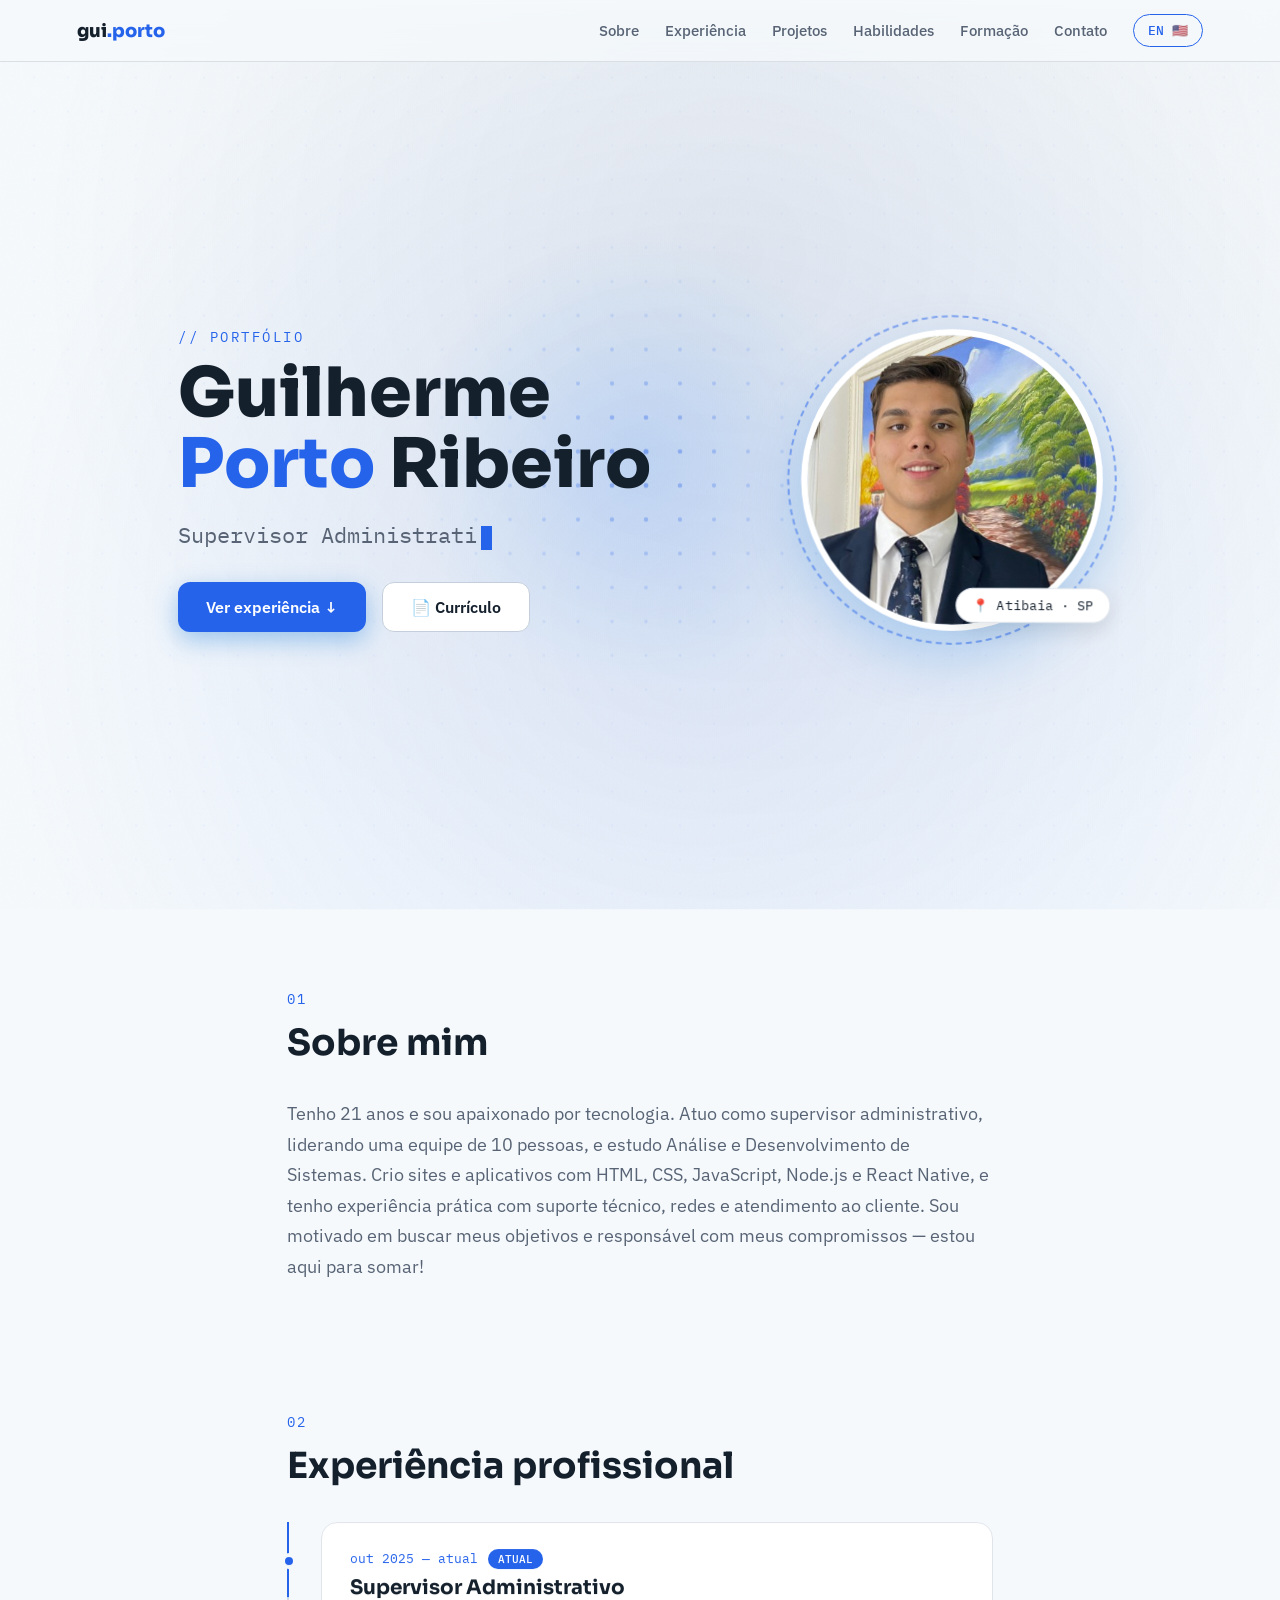
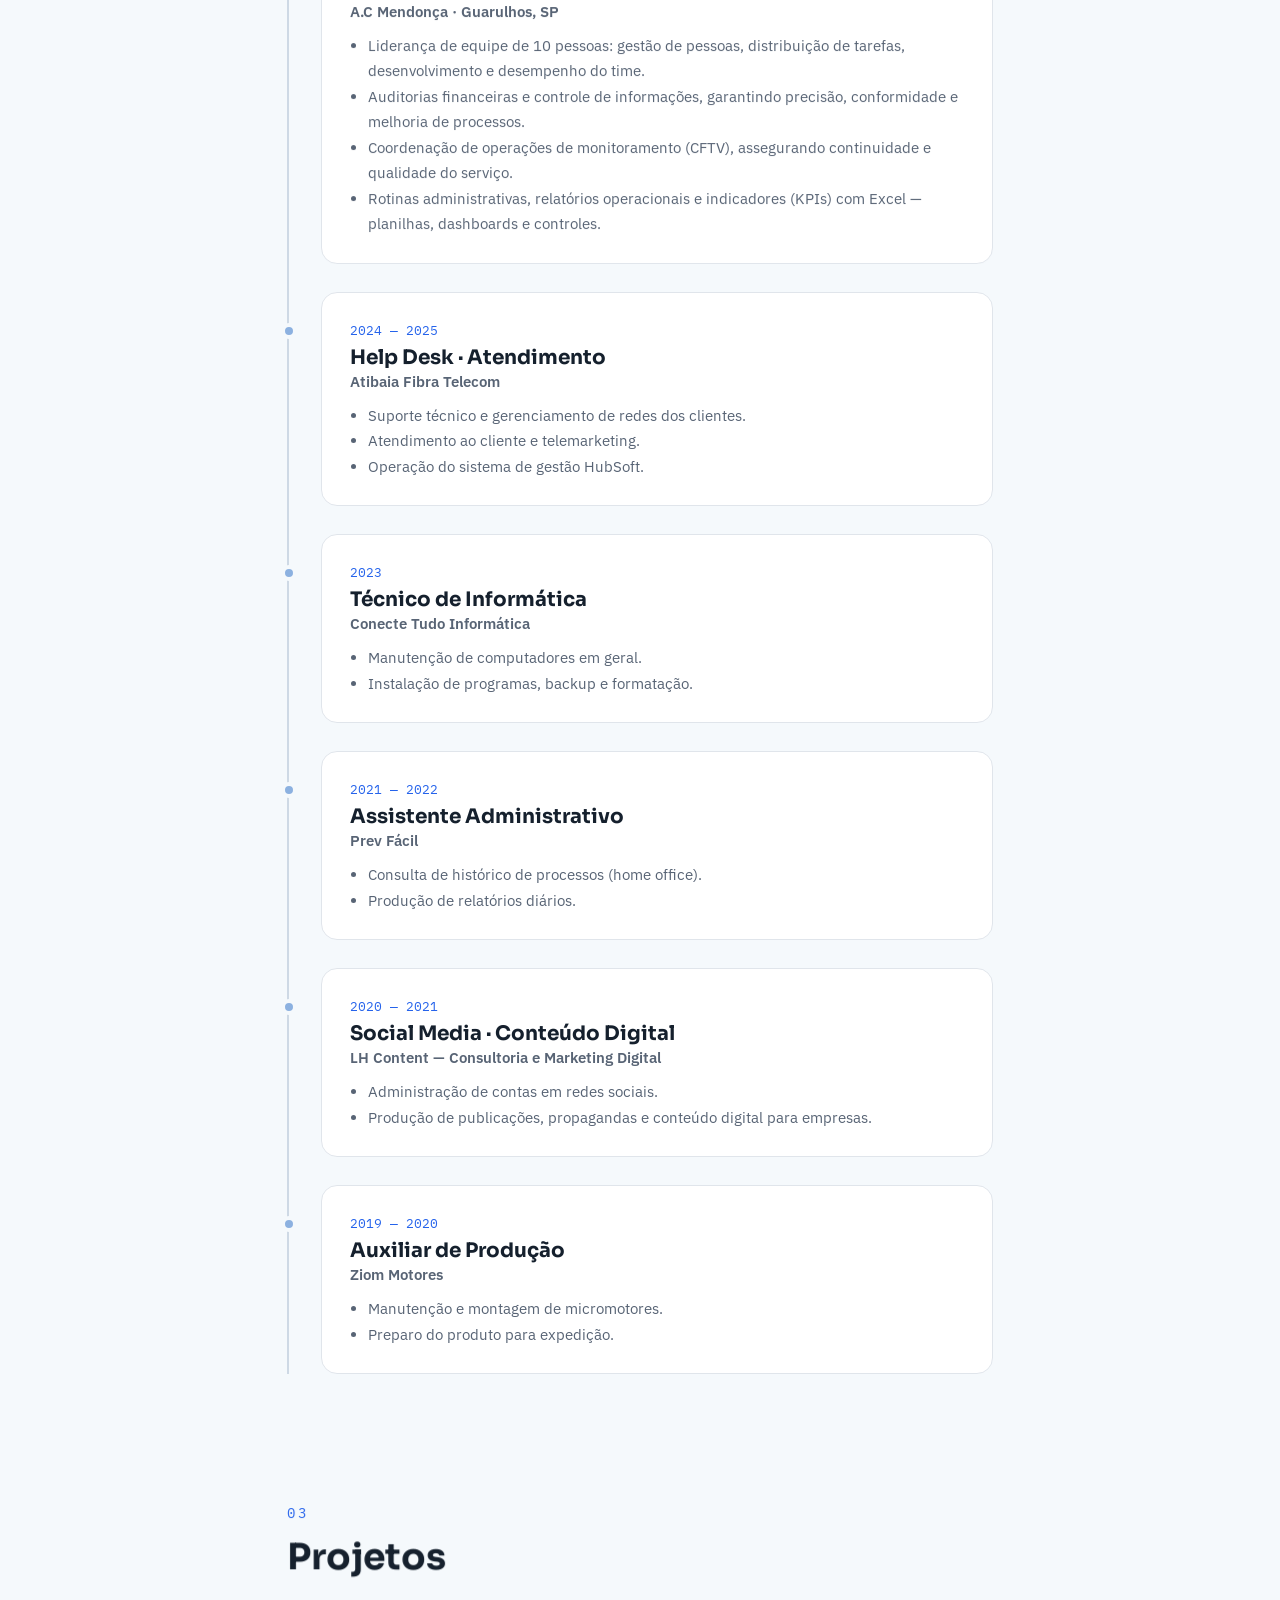
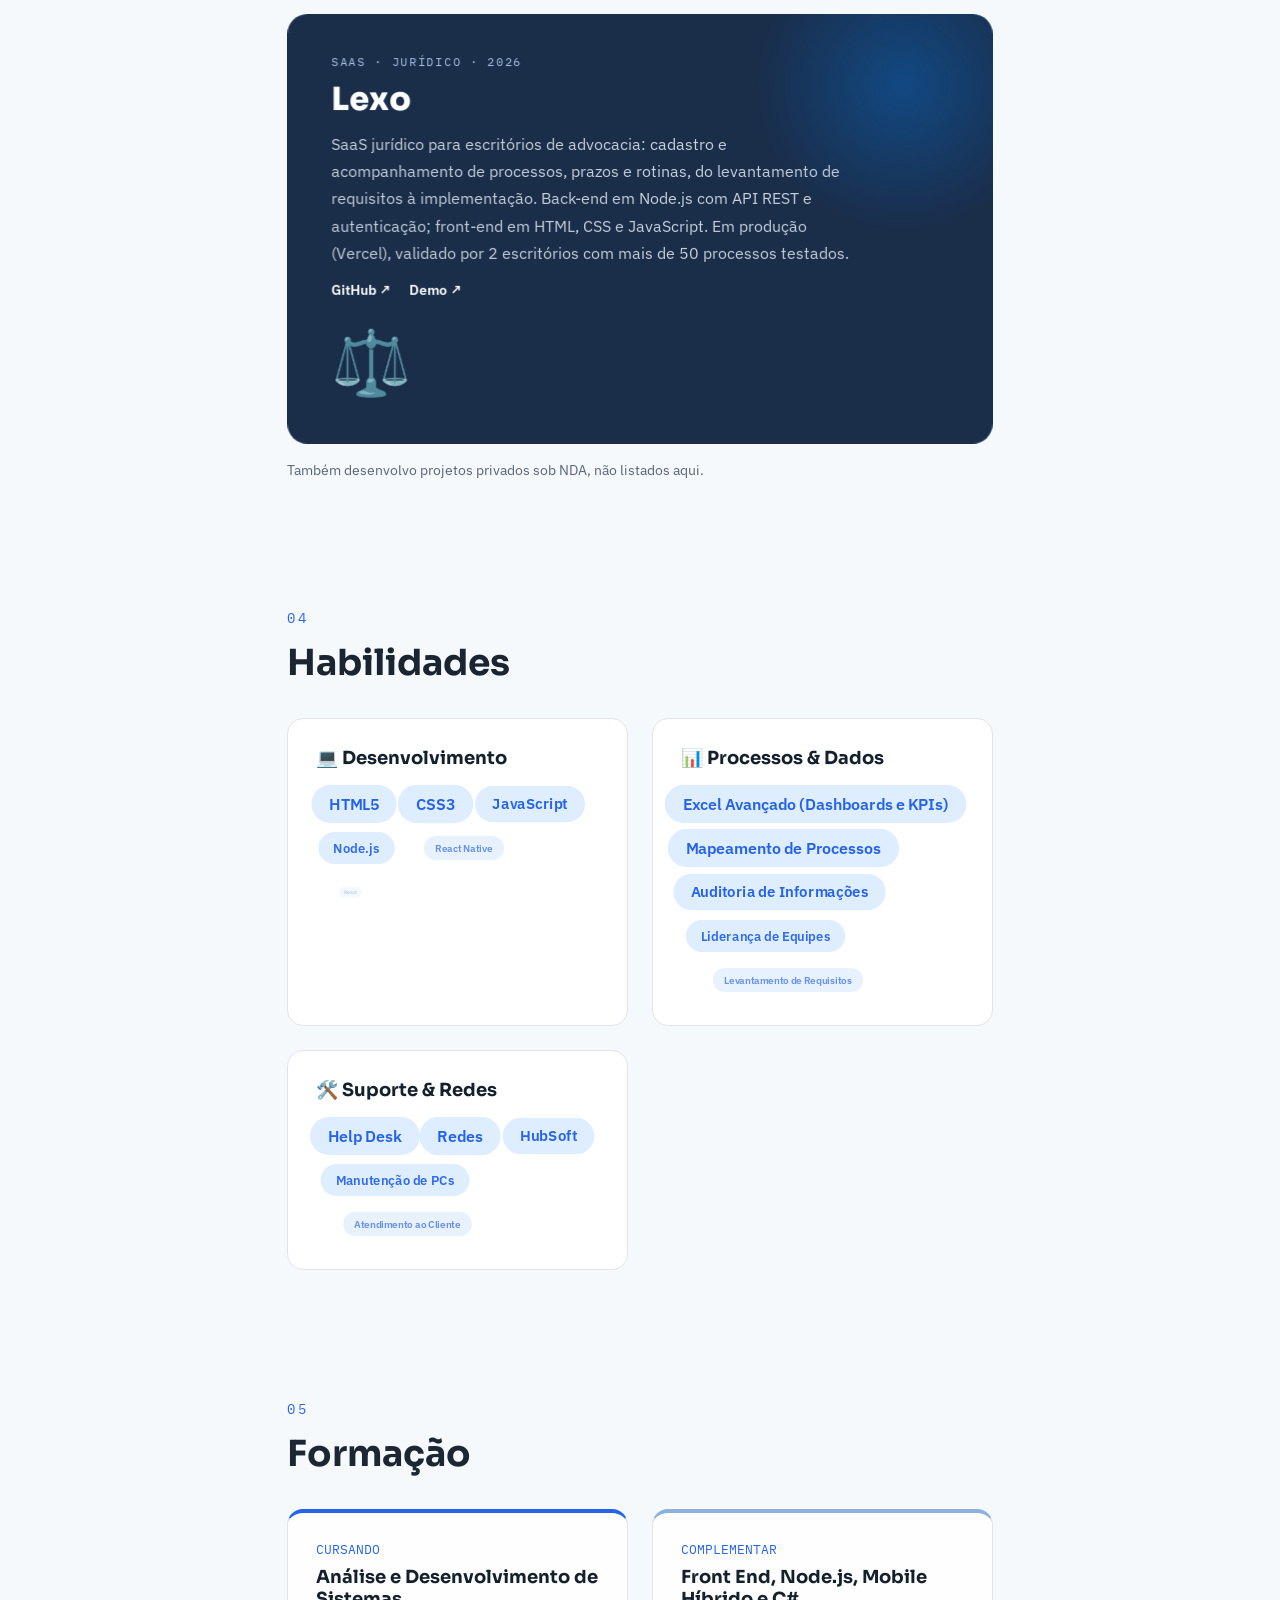
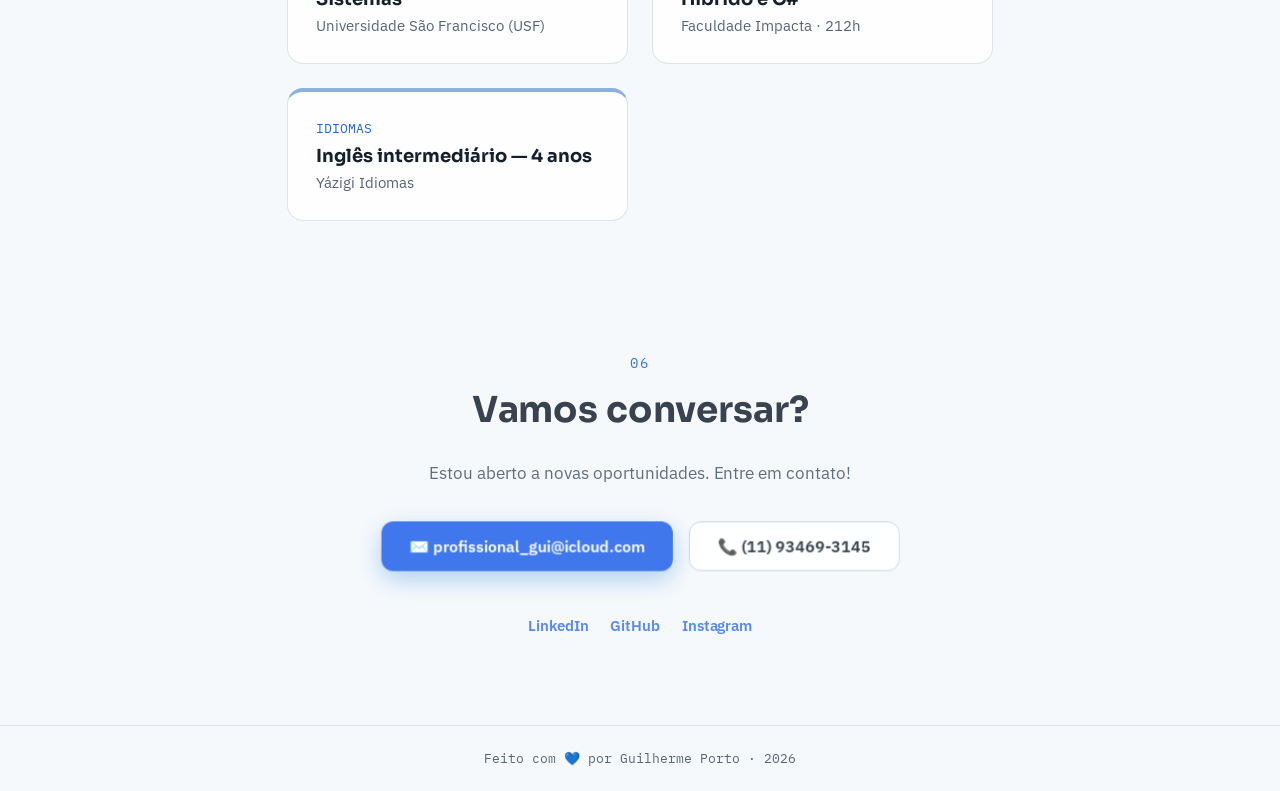
<file: index.html>
<!DOCTYPE html>
<html lang="pt-BR">
<head>
<meta charset="UTF-8">
<meta name="viewport" content="width=device-width, initial-scale=1.0">
<title>Guilherme Porto Ribeiro — Portfólio</title>
<meta name="description" content="Supervisor Administrativo e desenvolvedor web em formação. Portfólio, experiência profissional e contato.">
<link rel="icon" href="assets/favicon.ico" sizes="any">
<link rel="icon" href="assets/favicon-32.png" type="image/png">
<link rel="apple-touch-icon" href="assets/apple-touch-icon.png">
<link rel="preconnect" href="https://fonts.googleapis.com">
<link rel="preconnect" href="https://fonts.gstatic.com" crossorigin>
<link href="https://fonts.googleapis.com/css2?family=Sora:wght@400;600;700;800&family=IBM+Plex+Sans:wght@400;500;600&family=IBM+Plex+Mono:wght@400;500&display=swap" rel="stylesheet">
<link rel="stylesheet" href="css/style.css">
</head>
<body>

<div class="blobs" aria-hidden="true">
  <canvas id="aurora-canvas"></canvas>
  <div class="grain"></div>
  <div class="cursor-glow" id="cursorGlow"></div>
</div>

<nav class="nav">
  <a href="#topo" class="logo">gui<span>.porto</span></a>
  <button id="nav-toggle" class="nav-toggle" type="button" aria-label="Menu" aria-expanded="false" aria-controls="nav-links">
    <span></span><span></span><span></span>
  </button>
  <div class="nav-links" id="nav-links">
    <a href="#sobre"><span class="txt-pt">Sobre</span><span class="txt-en">About</span></a>
    <a href="#experiencia"><span class="txt-pt">Experiência</span><span class="txt-en">Experience</span></a>
    <a href="#projetos"><span class="txt-pt">Projetos</span><span class="txt-en">Projects</span></a>
    <a href="#habilidades"><span class="txt-pt">Habilidades</span><span class="txt-en">Skills</span></a>
    <a href="#formacao"><span class="txt-pt">Formação</span><span class="txt-en">Education</span></a>
    <a href="#contato"><span class="txt-pt">Contato</span><span class="txt-en">Contact</span></a>
    <button id="lang-toggle" class="lang-btn" type="button" aria-label="Switch language">
      <span class="txt-pt">EN 🇺🇸</span><span class="txt-en">PT 🇧🇷</span>
    </button>
  </div>
</nav>

<header id="topo" class="hero">
  <div class="hero-text">
    <div class="eyebrow" data-reveal><span class="txt-pt">// PORTFÓLIO</span><span class="txt-en">// PORTFOLIO</span></div>
    <h1 data-reveal>Guilherme<br><span class="accent">Porto</span> Ribeiro</h1>
    <div class="typewriter" data-reveal><span id="typed"></span><span class="cursor" aria-hidden="true"></span></div>
    <div class="hero-actions" data-reveal>
      <a href="#experiencia" class="btn btn-primary"><span class="txt-pt">Ver experiência ↓</span><span class="txt-en">See experience ↓</span></a>
      <a href="assets/curriculo-guilherme-porto.pdf" class="btn btn-secondary" target="_blank" rel="noopener"><span class="txt-pt">📄 Currículo</span><span class="txt-en">📄 Resume</span></a>
    </div>
  </div>
  <div class="hero-photo" data-reveal>
    <div class="photo-ring"></div>
    <img src="assets/foto-perfil.jpg" alt="Guilherme Porto" width="300" height="300">
    <div class="photo-badge">📍 Atibaia · SP</div>
  </div>
</header>

<section id="sobre" class="section">
  <div class="eyebrow" data-reveal>01</div>
  <h2 data-reveal><span class="txt-pt">Sobre mim</span><span class="txt-en">About me</span></h2>
  <div data-reveal>
    <p class="lead txt-pt">Tenho 21 anos e sou apaixonado por tecnologia. Atuo como supervisor administrativo, liderando uma equipe de 10 pessoas, e estudo Análise e Desenvolvimento de Sistemas. Crio sites e aplicativos com HTML, CSS, JavaScript, Node.js e React Native, e tenho experiência prática com suporte técnico, redes e atendimento ao cliente. Sou motivado em buscar meus objetivos e responsável com meus compromissos — estou aqui para somar!</p>
    <p class="lead txt-en">I'm 21 years old and passionate about technology. I work as an administrative supervisor leading a 10-person team, and I study Systems Analysis and Development. I build websites and apps with HTML, CSS, JavaScript, Node.js and React Native, with hands-on experience in technical support, networking and customer service. I'm driven to reach my goals and committed to my responsibilities — I'm here to add value!</p>
  </div>
</section>

<section id="experiencia" class="section">
  <div class="eyebrow" data-reveal>02</div>
  <h2 data-reveal><span class="txt-pt">Experiência profissional</span><span class="txt-en">Work experience</span></h2>

  <div class="timeline">
    <div class="timeline-progress" aria-hidden="true"></div>
    <article class="card timeline-card" data-reveal>
      <span class="dot dot-current"></span>
      <div class="card-meta">
        <span class="date">out 2025 — <span class="txt-pt">atual</span><span class="txt-en">present</span></span>
        <span class="badge"><span class="txt-pt">ATUAL</span><span class="txt-en">CURRENT</span></span>
      </div>
      <h3><span class="txt-pt">Supervisor Administrativo</span><span class="txt-en">Administrative Supervisor</span></h3>
      <div class="company">A.C Mendonça · Guarulhos, SP</div>
      <ul class="txt-pt">
        <li>Liderança de equipe de 10 pessoas: gestão de pessoas, distribuição de tarefas, desenvolvimento e desempenho do time.</li>
        <li>Auditorias financeiras e controle de informações, garantindo precisão, conformidade e melhoria de processos.</li>
        <li>Coordenação de operações de monitoramento (CFTV), assegurando continuidade e qualidade do serviço.</li>
        <li>Rotinas administrativas, relatórios operacionais e indicadores (KPIs) com Excel — planilhas, dashboards e controles.</li>
      </ul>
      <ul class="txt-en">
        <li>Leading a 10-person team: people management, task distribution, development and performance.</li>
        <li>Financial audits and information control, ensuring accuracy, compliance and process improvement.</li>
        <li>Coordination of monitoring operations (CCTV), ensuring service continuity and quality.</li>
        <li>Administrative routines, operational reports and KPIs with Excel — spreadsheets, dashboards and controls.</li>
      </ul>
    </article>

    <article class="card timeline-card" data-reveal>
      <span class="dot"></span>
      <div class="date">2024 — 2025</div>
      <h3><span class="txt-pt">Help Desk · Atendimento</span><span class="txt-en">Help Desk · Customer Support</span></h3>
      <div class="company">Atibaia Fibra Telecom</div>
      <ul class="txt-pt">
        <li>Suporte técnico e gerenciamento de redes dos clientes.</li>
        <li>Atendimento ao cliente e telemarketing.</li>
        <li>Operação do sistema de gestão HubSoft.</li>
      </ul>
      <ul class="txt-en">
        <li>Technical support and customer network management.</li>
        <li>Customer service and telemarketing.</li>
        <li>Operation of the HubSoft management system.</li>
      </ul>
    </article>

    <article class="card timeline-card" data-reveal>
      <span class="dot"></span>
      <div class="date">2023</div>
      <h3><span class="txt-pt">Técnico de Informática</span><span class="txt-en">IT Technician</span></h3>
      <div class="company">Conecte Tudo Informática</div>
      <ul class="txt-pt">
        <li>Manutenção de computadores em geral.</li>
        <li>Instalação de programas, backup e formatação.</li>
      </ul>
      <ul class="txt-en">
        <li>General computer maintenance.</li>
        <li>Software installation, backup and formatting.</li>
      </ul>
    </article>

    <article class="card timeline-card" data-reveal>
      <span class="dot"></span>
      <div class="date">2021 — 2022</div>
      <h3><span class="txt-pt">Assistente Administrativo</span><span class="txt-en">Administrative Assistant</span></h3>
      <div class="company">Prev Fácil</div>
      <ul class="txt-pt">
        <li>Consulta de histórico de processos (home office).</li>
        <li>Produção de relatórios diários.</li>
      </ul>
      <ul class="txt-en">
        <li>Case history research (remote work).</li>
        <li>Daily report production.</li>
      </ul>
    </article>

    <article class="card timeline-card" data-reveal>
      <span class="dot"></span>
      <div class="date">2020 — 2021</div>
      <h3><span class="txt-pt">Social Media · Conteúdo Digital</span><span class="txt-en">Social Media · Digital Content</span></h3>
      <div class="company">LH Content — Consultoria e Marketing Digital</div>
      <ul class="txt-pt">
        <li>Administração de contas em redes sociais.</li>
        <li>Produção de publicações, propagandas e conteúdo digital para empresas.</li>
      </ul>
      <ul class="txt-en">
        <li>Social media account management.</li>
        <li>Production of posts, ads and digital content for companies.</li>
      </ul>
    </article>

    <article class="card timeline-card" data-reveal>
      <span class="dot"></span>
      <div class="date">2019 — 2020</div>
      <h3><span class="txt-pt">Auxiliar de Produção</span><span class="txt-en">Production Assistant</span></h3>
      <div class="company">Ziom Motores</div>
      <ul class="txt-pt">
        <li>Manutenção e montagem de micromotores.</li>
        <li>Preparo do produto para expedição.</li>
      </ul>
      <ul class="txt-en">
        <li>Micromotor maintenance and assembly.</li>
        <li>Product preparation for shipping.</li>
      </ul>
    </article>
  </div>
</section>

<section id="projetos" class="section">
  <div class="eyebrow" data-reveal>03</div>
  <h2 data-reveal><span class="txt-pt">Projetos</span><span class="txt-en">Projects</span></h2>
  <div class="project-card" data-reveal>
    <div class="project-glow" aria-hidden="true"></div>
    <div class="project-inner">
      <div class="project-text">
        <div class="project-label">SAAS · <span class="txt-pt">JURÍDICO · 2026</span><span class="txt-en">LEGAL TECH · 2026</span></div>
        <div class="project-title">Lexo</div>
        <p class="txt-pt">SaaS jurídico para escritórios de advocacia: cadastro e acompanhamento de processos, prazos e rotinas, do levantamento de requisitos à implementação. Back-end em Node.js com API REST e autenticação; front-end em HTML, CSS e JavaScript. Em produção (Vercel), validado por 2 escritórios com mais de 50 processos testados.</p>
        <p class="txt-en">A legal SaaS for law firms: case, deadline and routine tracking, from requirements gathering to implementation. Node.js back-end with a REST API and authentication; HTML, CSS and JavaScript front-end. Live in production (Vercel), validated by 2 law firms with 50+ cases tested.</p>
        <div class="project-links">
          <a href="https://github.com/Gui-Porto/Lexo" target="_blank" rel="noopener">GitHub ↗</a>
          <a href="https://lexo-six.vercel.app/" target="_blank" rel="noopener"><span class="txt-pt">Demo ↗</span><span class="txt-en">Demo ↗</span></a>
        </div>
      </div>
      <div class="project-emoji">⚖️</div>
    </div>
  </div>
  <p class="section-note" data-reveal><span class="txt-pt">Também desenvolvo projetos privados sob NDA, não listados aqui.</span><span class="txt-en">I also work on private projects under NDA, not listed here.</span></p>
</section>

<section id="habilidades" class="section">
  <div class="eyebrow" data-reveal>04</div>
  <h2 data-reveal><span class="txt-pt">Habilidades</span><span class="txt-en">Skills</span></h2>
  <div class="skills-grid">
    <div class="card skill-card" data-reveal>
      <div class="skill-title">💻 <span class="txt-pt">Desenvolvimento</span><span class="txt-en">Development</span></div>
      <div class="chips">
        <span class="chip">HTML5</span>
        <span class="chip">CSS3</span>
        <span class="chip">JavaScript</span>
        <span class="chip">Node.js</span>
        <span class="chip">React Native</span>
        <span class="chip">React</span>
        <span class="chip">TypeScript</span>
        <span class="chip">API REST</span>
        <span class="chip">Git/GitHub</span>
      </div>
    </div>
    <div class="card skill-card" data-reveal>
      <div class="skill-title">📊 <span class="txt-pt">Processos &amp; Dados</span><span class="txt-en">Process &amp; Data</span></div>
      <div class="chips">
        <span class="chip"><span class="txt-pt">Excel Avançado (Dashboards e KPIs)</span><span class="txt-en">Advanced Excel (Dashboards &amp; KPIs)</span></span>
        <span class="chip"><span class="txt-pt">Mapeamento de Processos</span><span class="txt-en">Process Mapping</span></span>
        <span class="chip"><span class="txt-pt">Auditoria de Informações</span><span class="txt-en">Information Auditing</span></span>
        <span class="chip"><span class="txt-pt">Liderança de Equipes</span><span class="txt-en">Team Leadership</span></span>
        <span class="chip"><span class="txt-pt">Levantamento de Requisitos</span><span class="txt-en">Requirements Gathering</span></span>
      </div>
    </div>
    <div class="card skill-card" data-reveal>
      <div class="skill-title">🛠️ <span class="txt-pt">Suporte &amp; Redes</span><span class="txt-en">Support &amp; Networking</span></div>
      <div class="chips">
        <span class="chip">Help Desk</span>
        <span class="chip"><span class="txt-pt">Redes</span><span class="txt-en">Networking</span></span>
        <span class="chip">HubSoft</span>
        <span class="chip"><span class="txt-pt">Manutenção de PCs</span><span class="txt-en">PC Maintenance</span></span>
        <span class="chip"><span class="txt-pt">Atendimento ao Cliente</span><span class="txt-en">Customer Service</span></span>
      </div>
    </div>
  </div>
</section>

<section id="formacao" class="section">
  <div class="eyebrow" data-reveal>05</div>
  <h2 data-reveal><span class="txt-pt">Formação</span><span class="txt-en">Education</span></h2>
  <div class="education-grid">
    <div class="card edu-card edu-current" data-reveal>
      <div class="edu-label"><span class="txt-pt">CURSANDO</span><span class="txt-en">IN PROGRESS</span></div>
      <div class="edu-title"><span class="txt-pt">Análise e Desenvolvimento de Sistemas</span><span class="txt-en">Systems Analysis and Development</span></div>
      <div class="edu-school">Universidade São Francisco (USF)</div>
    </div>
    <div class="card edu-card" data-reveal>
      <div class="edu-label"><span class="txt-pt">COMPLEMENTAR</span><span class="txt-en">COMPLEMENTARY</span></div>
      <div class="edu-title"><span class="txt-pt">Front End, Node.js, Mobile Híbrido e C#</span><span class="txt-en">Front End, Node.js, Hybrid Mobile and C#</span></div>
      <div class="edu-school">Faculdade Impacta · <span class="txt-pt">212h</span><span class="txt-en">212h</span></div>
    </div>
    <div class="card edu-card" data-reveal>
      <div class="edu-label"><span class="txt-pt">IDIOMAS</span><span class="txt-en">LANGUAGES</span></div>
      <div class="edu-title"><span class="txt-pt">Inglês intermediário — 4 anos</span><span class="txt-en">Intermediate English — 4 years</span></div>
      <div class="edu-school">Yázigi Idiomas</div>
    </div>
  </div>
</section>

<section id="contato" class="section contact">
  <div class="eyebrow" data-reveal>06</div>
  <h2 data-reveal><span class="txt-pt">Vamos conversar?</span><span class="txt-en">Let's talk?</span></h2>
  <p class="contact-sub" data-reveal><span class="txt-pt">Estou aberto a novas oportunidades. Entre em contato!</span><span class="txt-en">I'm open to new opportunities. Get in touch!</span></p>
  <div class="contact-actions" data-reveal>
    <a href="mailto:profissional_gui@icloud.com" class="btn btn-primary">✉️ profissional_gui@icloud.com</a>
    <a href="tel:+5511934693145" class="btn btn-secondary">📞 (11) 93469-3145</a>
  </div>
  <div class="social-links" data-reveal>
    <a href="https://www.linkedin.com/in/guilherme-porto-ribeiro/" target="_blank" rel="noopener">LinkedIn</a>
    <a href="https://github.com/Gui-Porto" target="_blank" rel="noopener">GitHub</a>
    <a href="https://www.instagram.com/gui.rrp/" target="_blank" rel="noopener">Instagram</a>
  </div>
</section>

<footer class="footer">
  <span class="txt-pt">Feito com 💙 por Guilherme Porto · 2026</span><span class="txt-en">Made with 💙 by Guilherme Porto · 2026</span>
</footer>

<script src="js/vendor/gsap/gsap.min.js"></script>
<script src="js/vendor/gsap/ScrollTrigger.min.js"></script>
<script src="js/main.js"></script>
</body>
</html>
</file>
<file: css/style.css>
:root {
  --accent: #2563EB;
  --accent-hover: oklch(0.45 0.19 258);
  --ink: oklch(0.24 0.03 255);
  --muted: oklch(0.5 0.03 255);
  --bg: oklch(0.98 0.005 240);
  --card-border: oklch(0.92 0.01 250);
  --line: oklch(0.88 0.02 250);
  --dot-muted: oklch(0.75 0.08 255);
  --panel-dark: oklch(0.28 0.06 258);
  --chip-bg: oklch(0.94 0.03 255);
  --shadow-accent: 0 8px 24px oklch(0.55 0.18 255 / 0.35);
}

* { box-sizing: border-box; }

/* scroll-behavior:smooth removed — it fights ScrollTrigger's own scroll
   listener and silently kills anchor-link/programmatic scrolls; GSAP handles
   the nav-link jump below instead. */

body {
  margin: 0;
  background: var(--bg);
  color: var(--ink);
  font-family: 'IBM Plex Sans', sans-serif;
  -webkit-font-smoothing: antialiased;
  overflow-x: hidden;
  position: relative;
}

a { color: var(--accent); text-decoration: none; }
a:hover { color: var(--accent-hover); }

ul { margin: 0; padding-left: 18px; }
p { margin: 0; }

/* language toggle */
.txt-en { display: none; }
body.lang-en .txt-pt { display: none !important; }
body.lang-en .txt-en { display: revert; }

/* animated background — canvas-drawn interactive dot grid, see js/main.js */
.blobs { position: fixed; inset: 0; pointer-events: none; z-index: 0; overflow: hidden; }
#aurora-canvas { position: absolute; inset: 0; width: 100%; height: 100%; }
.grain {
  position: absolute; inset: -50%; width: 200%; height: 200%;
  opacity: 0.025; mix-blend-mode: overlay;
  background-image: url("data:image/svg+xml,%3Csvg xmlns='http://www.w3.org/2000/svg' width='160' height='160'%3E%3Cfilter id='n'%3E%3CfeTurbulence type='fractalNoise' baseFrequency='0.9' numOctaves='2' stitchTiles='stitch'/%3E%3C/filter%3E%3Crect width='100%25' height='100%25' filter='url(%23n)'/%3E%3C/svg%3E");
}

@keyframes floaty { 0%, 100% { transform: translateY(0); } 50% { transform: translateY(-14px); } }
@keyframes blink { 0%, 49% { opacity: 1; } 50%, 100% { opacity: 0; } }
@keyframes spinSlow { to { transform: rotate(360deg); } }

/* scroll reveal — GSAP drives the tween, this is just anti-FOUC */
[data-reveal] { opacity: 0; }

/* ambient cursor glow */
.cursor-glow {
  position: fixed; top: 0; left: 0; width: 460px; height: 460px; border-radius: 50%;
  background: radial-gradient(circle, oklch(0.7 0.15 255 / 0.22), transparent 70%);
  pointer-events: none; mix-blend-mode: multiply; will-change: transform;
}
@media (max-width: 760px) { .cursor-glow { display: none; } }

/* nav */
.nav {
  position: fixed; top: 0; left: 0; right: 0; z-index: 50;
  display: flex; align-items: center; justify-content: space-between; gap: 16px;
  padding: 14px 6vw;
  background: oklch(0.98 0.005 240 / 0.8);
  backdrop-filter: blur(12px);
  border-bottom: 1px solid oklch(0.9 0.01 250);
  transition: padding .3s ease, box-shadow .3s ease;
}
.nav.nav-scrolled { padding: 8px 6vw; box-shadow: 0 8px 24px oklch(0.3 0.02 255 / 0.1); }
.logo { font-family: 'Sora', sans-serif; font-weight: 800; font-size: 18px; color: var(--ink); }
.logo span { color: var(--accent); }
.nav-links { display: flex; align-items: center; gap: 26px; font-size: 15px; font-weight: 500; }
.nav-links a { color: var(--muted); }
.nav-links a:hover { color: var(--accent); }
.lang-btn {
  font-family: 'IBM Plex Mono', monospace; font-size: 13px; font-weight: 500;
  padding: 7px 14px; border-radius: 999px; border: 1.5px solid var(--accent);
  background: transparent; color: var(--accent); cursor: pointer; transition: all .2s;
}
.lang-btn:hover { background: var(--accent); color: white; }

.nav-toggle { display: none; flex-direction: column; justify-content: center; gap: 5px; width: 34px; height: 34px; border: none; background: none; cursor: pointer; padding: 0; }
.nav-toggle span { display: block; width: 100%; height: 2px; background: var(--ink); border-radius: 2px; }

@media (max-width: 760px) {
  .nav-toggle { display: flex; }
  .nav-links {
    position: fixed; top: 57px; left: 0; right: 0; z-index: 49;
    flex-direction: column; align-items: flex-start; gap: 4px;
    padding: 16px 6vw 20px; background: var(--bg); border-bottom: 1px solid var(--card-border);
    transform: translateY(-8px); opacity: 0; pointer-events: none; transition: opacity .2s, transform .2s;
  }
  .nav-links.is-open { transform: translateY(0); opacity: 1; pointer-events: auto; }
  .nav-links a { padding: 10px 0; font-size: 17px; width: 100%; }
  .lang-btn { margin-top: 8px; }
}

/* section header pattern */
.section { position: relative; z-index: 1; max-width: 860px; margin: 0 auto; padding: 40px 6vw 90px; scroll-margin-top: 90px; }
#sobre { padding-top: 90px; }
.eyebrow { font-family: 'IBM Plex Mono', monospace; font-size: 14px; letter-spacing: 0.18em; color: var(--accent); margin-bottom: 12px; }
.section h2 { font-family: 'Sora', sans-serif; font-size: 36px; font-weight: 700; margin: 0 0 34px; }

.card { background: white; border: 1px solid var(--card-border); border-radius: 16px; }

/* hero */
.hero {
  position: relative; z-index: 1; scroll-margin-top: 0;
  display: flex; flex-wrap: wrap; align-items: center; justify-content: center; gap: 64px;
  min-height: 100vh; padding: 120px 6vw 60px; box-sizing: border-box;
}
.hero-text { max-width: 560px; flex: 1 1 400px; }
.hero-text h1 { font-family: 'Sora', sans-serif; font-size: clamp(40px, 6vw, 68px); font-weight: 800; line-height: 1.05; margin: 0 0 20px; perspective: 600px; }
.hero-text h1 .accent { color: var(--accent); }
.hero-text h1 .char { display: inline-block; will-change: transform, opacity; }
.typewriter {
  font-family: 'IBM Plex Mono', monospace; font-size: clamp(16px, 2.2vw, 22px);
  color: var(--muted); min-height: 34px; margin-bottom: 28px;
}
.cursor {
  display: inline-block; width: 11px; height: 24px; background: var(--accent);
  vertical-align: middle; margin-left: 4px; animation: blink 1s step-end infinite;
}
.hero-actions { display: flex; gap: 16px; flex-wrap: wrap; }

.btn {
  display: inline-flex; align-items: center; gap: 8px;
  padding: 14px 28px; border-radius: 12px; font-weight: 600; font-size: 16px;
  transition: box-shadow .2s, border-color .2s, color .2s;
  will-change: transform;
}
.btn-primary { background: var(--accent); color: white; box-shadow: var(--shadow-accent); }
.btn-primary:hover { box-shadow: 0 14px 32px oklch(0.55 0.18 255 / 0.45); color: white; }
.btn-secondary { border: 1.5px solid oklch(0.85 0.02 250); background: white; color: var(--ink); }
.btn-secondary:hover { border-color: var(--accent); color: var(--accent); }

.hero-photo { position: relative; width: min(300px, 70vw); height: min(300px, 70vw); flex: 0 0 auto; animation: floaty 6s ease-in-out infinite; }
.photo-ring {
  position: absolute; inset: -14px; border-radius: 50%; border: 2px dashed var(--accent);
  opacity: 0.5; animation: spinSlow 30s linear infinite;
}
.hero-photo img {
  width: 100%; height: 100%; border-radius: 50%; object-fit: cover;
  border: 6px solid white; box-shadow: 0 24px 60px oklch(0.55 0.18 255 / 0.25);
}
.photo-badge {
  position: absolute; bottom: 8px; right: -8px; background: white; border: 1px solid var(--card-border);
  border-radius: 999px; padding: 8px 16px; font-family: 'IBM Plex Mono', monospace; font-size: 13px;
  box-shadow: 0 8px 20px oklch(0.3 0.02 255 / 0.12);
}

/* sobre */
.lead { font-size: 18px; line-height: 1.7; color: var(--muted); text-wrap: pretty; }

/* experiência */
.timeline { position: relative; padding-left: 32px; border-left: 2px solid var(--line); display: flex; flex-direction: column; gap: 28px; }
.timeline-progress {
  position: absolute; left: -2px; top: 0; width: 2px; height: 100%;
  background: var(--accent); transform-origin: top; transform: scaleY(0);
}
.timeline-card { position: relative; padding: 26px 28px; transition: transform .25s, box-shadow .25s; }
.timeline-card:hover { transform: translateX(6px); box-shadow: 0 16px 40px oklch(0.55 0.18 255 / 0.15); }
.dot { position: absolute; left: -41px; top: 30px; width: 16px; height: 16px; border-radius: 50%; background: var(--dot-muted); border: 4px solid var(--bg); }
.dot-current { background: var(--accent); }
.card-meta { display: flex; align-items: center; gap: 10px; margin-bottom: 6px; }
.date { font-family: 'IBM Plex Mono', monospace; font-size: 13px; color: var(--accent); margin-bottom: 6px; display: inline-block; }
.card-meta .date { margin-bottom: 0; }
.badge { font-family: 'IBM Plex Mono', monospace; font-size: 11px; font-weight: 500; padding: 3px 10px; border-radius: 999px; background: var(--accent); color: white; }
.timeline-card h3 { font-family: 'Sora', sans-serif; font-size: 20px; font-weight: 700; margin: 0 0 2px; }
.timeline-card .company { font-size: 15px; font-weight: 600; color: var(--muted); margin-bottom: 12px; }
.timeline-card ul { font-size: 15px; line-height: 1.7; color: var(--muted); }

/* projetos */
#projetos { perspective: 1200px; }
.project-card {
  position: relative; overflow: hidden; background: var(--panel-dark); color: white;
  border-radius: 20px; padding: 40px 44px; transition: box-shadow .25s;
  will-change: transform;
}
.project-card:hover { box-shadow: 0 20px 50px oklch(0.55 0.18 255 / 0.3); }
.project-glow {
  position: absolute; top: -80px; right: -60px; width: 300px; height: 300px; border-radius: 50%;
  background: radial-gradient(circle, oklch(0.55 0.18 255 / 0.4), transparent 70%);
}
.project-inner { position: relative; display: flex; flex-wrap: wrap; align-items: center; justify-content: space-between; gap: 24px; }
.project-text { max-width: 520px; }
.project-label { font-family: 'IBM Plex Mono', monospace; font-size: 12px; letter-spacing: 0.14em; color: oklch(0.8 0.06 255); margin-bottom: 10px; }
.project-title { font-family: 'Sora', sans-serif; font-size: 32px; font-weight: 800; margin-bottom: 12px; }
.project-text p { font-size: 16px; line-height: 1.7; color: oklch(0.85 0.02 255); text-wrap: pretty; }
.project-links { display: flex; gap: 18px; margin-top: 14px; font-weight: 600; font-size: 14px; }
.project-links a { color: #fff; }
.project-links a:hover { text-decoration: underline; }
.project-emoji { font-family: 'Sora', sans-serif; font-size: 64px; font-weight: 800; flex: 0 0 auto; }
.section-note { margin-top: 18px; font-size: 14px; color: var(--muted); }

/* habilidades */
.skills-grid { display: grid; grid-template-columns: repeat(auto-fit, minmax(300px, 1fr)); gap: 24px; }
.skill-card { padding: 28px; }
.skill-title { font-family: 'Sora', sans-serif; font-weight: 700; font-size: 18px; margin-bottom: 18px; }
.chips { display: flex; flex-wrap: wrap; gap: 10px; }
.chip {
  padding: 8px 16px; border-radius: 999px; background: var(--chip-bg); color: var(--accent);
  font-weight: 600; font-size: 14px; transition: transform .2s; display: inline-block;
}
.chip:hover { transform: scale(1.08); }

/* formação */
.education-grid { display: grid; grid-template-columns: repeat(auto-fit, minmax(240px, 1fr)); gap: 24px; }
.edu-card { padding: 28px; border-top: 4px solid var(--dot-muted); transition: transform .25s, box-shadow .25s; }
.edu-card:hover { transform: translateY(-6px); box-shadow: 0 16px 40px oklch(0.55 0.18 255 / 0.15); }
.edu-current { border-top-color: var(--accent); }
.edu-label { font-family: 'IBM Plex Mono', monospace; font-size: 13px; color: var(--accent); margin-bottom: 8px; }
.edu-title { font-family: 'Sora', sans-serif; font-weight: 700; font-size: 18px; margin-bottom: 6px; }
.edu-school { font-size: 15px; color: var(--muted); }

/* contato */
.contact { text-align: center; padding-bottom: 100px; }
.contact-sub { font-size: 17px; color: var(--muted); margin: 0 0 34px; }
.contact-actions { display: flex; flex-wrap: wrap; justify-content: center; gap: 16px; margin-bottom: 40px; }
.social-links { display: flex; justify-content: center; gap: 22px; font-weight: 600; font-size: 15px; }

/* rodapé */
.footer {
  position: relative; z-index: 1; text-align: center; padding: 24px;
  font-family: 'IBM Plex Mono', monospace; font-size: 13px; color: var(--muted);
  border-top: 1px solid var(--card-border);
}

@media (prefers-reduced-motion: reduce) {
  html { scroll-behavior: auto; }
  .hero-photo, .photo-ring, .cursor, [data-reveal] { animation: none !important; transition: none !important; }
  [data-reveal] { opacity: 1; transform: none; }
  .cursor-glow { display: none; }
}
</file>
